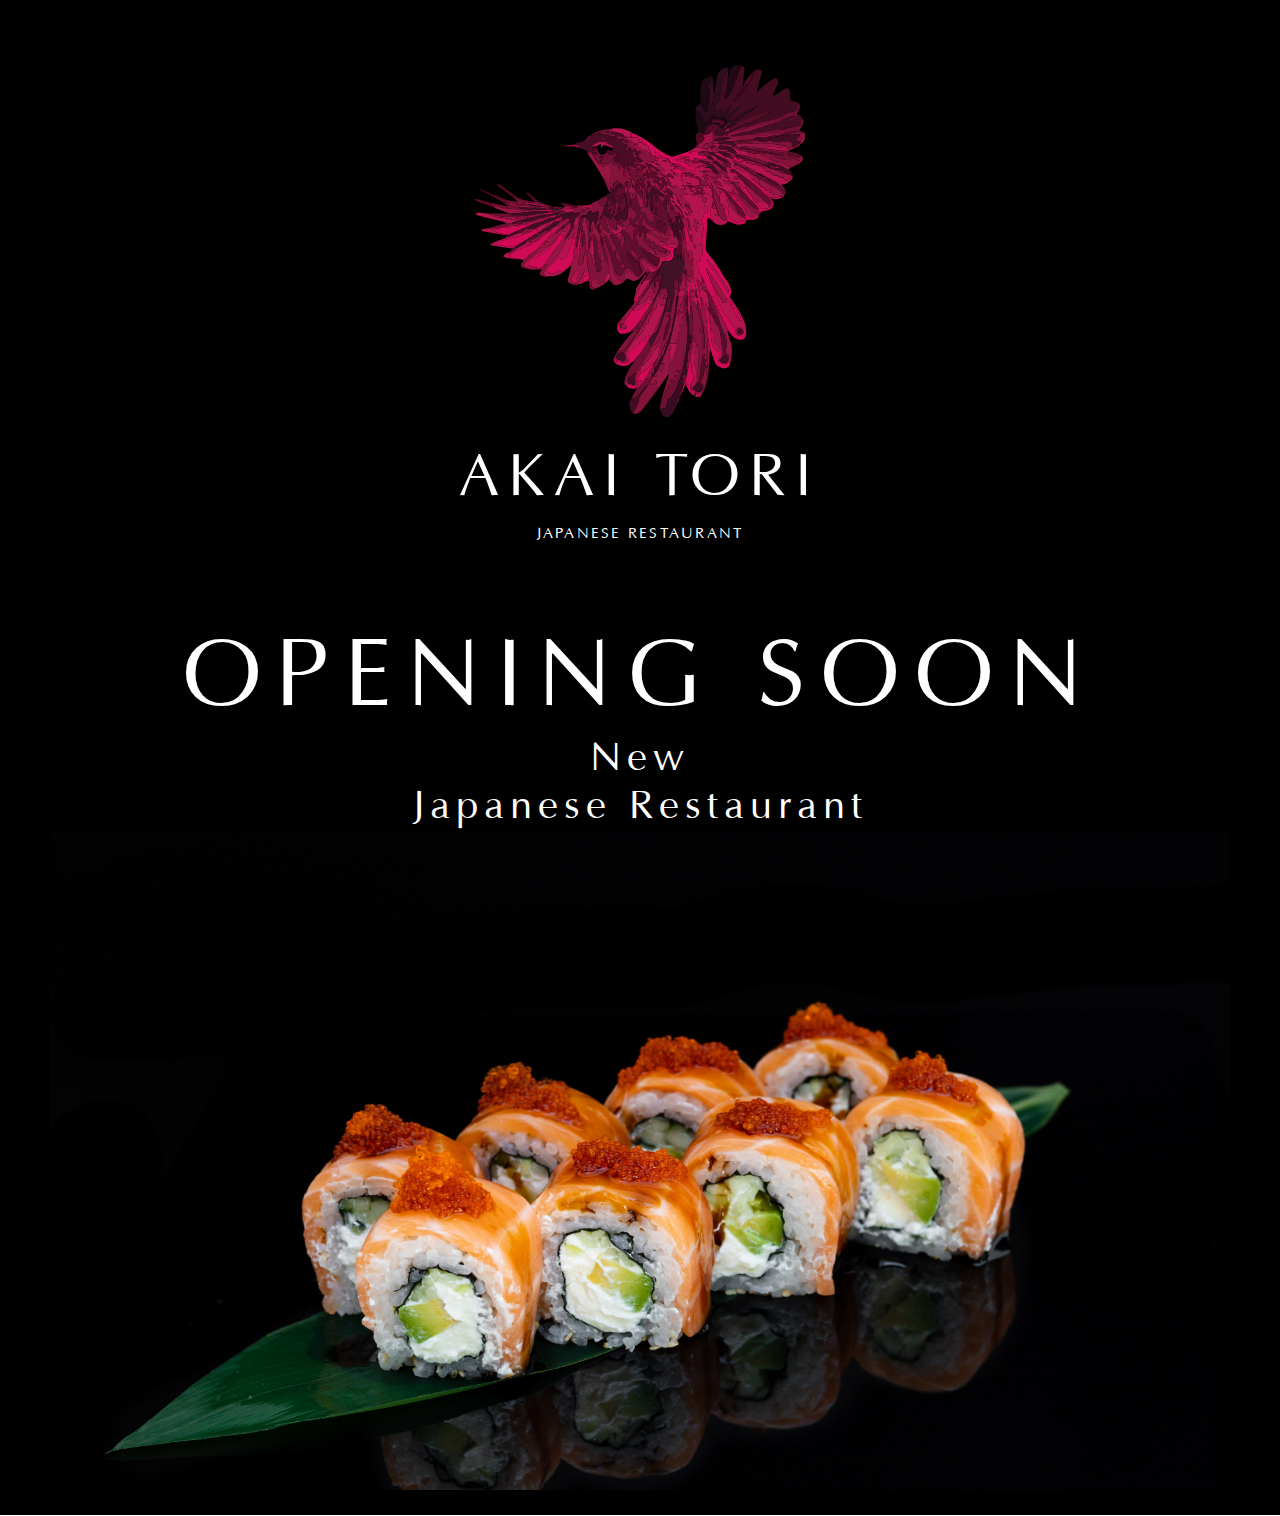
<file: open soon.html>
<!DOCTYPE html>
<html lang="en">
  <head>
    <meta charset="UTF-8" />
    <meta name="viewport" content="width=device-width, initial-scale=1.0" />
    <title>AKAI TORI</title>
    <link
      rel="shortcut icon"
      href="./images/favicon.png"
      type="image/png"
    />
    <!-- <link
      rel="stylesheet"
      href="https://cdnjs.cloudflare.com/ajax/libs/modern-normalize/1.0.0/modern-normalize.min.css"
      integrity="sha512-ISS7cAi1PEhQ8jnbJpJZMd29NlhNj4AWYyLOSp2CE/CsHxTCu+r+t0D2yoJudVrd0/8fTVPUVDzY5Tvli75u/g=="
      crossorigin="anonymous"
    /> -->
    <link rel="stylesheet" href="./sass/fonts/Optima/stylesheet.css" />
    <!-- <link
      rel="stylesheet"
      href="https://cdnjs.cloudflare.com/ajax/libs/animate.css/4.1.1/animate.min.css"
    /> -->
    <!-- <link rel="stylesheet" href="./sass/slick.css" />
    <link rel="stylesheet" href="./sass/slick-theme.css" /> -->
    <link rel="stylesheet" href="./sass/main.css" />
  </head>

  <body class="page home-page">
    <header>
    </header>
    <body>
      <section class="opening-soon">
        <div class="container">
          <img src="./images/logo.svg" alt="AKAI TORI logo" class="main-logo">
          <h1>AKAI TORI</h1>
          <h2>Japanese restaurant</h2>
          <h3>Opening soon</h3>
          <p class="new">New</p>
          <p class="restaurant">Japanese Restaurant</p>
          <img src="./images/opening-soon.png" alt="Philadelphia">
        </div>
      </section>
    </body>
    <footer>
    </footer>

  </head>
    <script src="//code.jquery.com/jquery-3.4.1.min.js"></script>
    <!-- <script src="./js/slick.min.js"></script> -->
    <script src="./js/index.js"></script>
  </body>
</html>
</file>
<file: sass/fonts/Optima/stylesheet.css>
@font-face {
    font-family: 'Optima';
    src: url('Optima.eot');
    src: url('Optima.eot?#iefix') format('embedded-opentype'),
        url('Optima.woff2') format('woff2'),
        url('Optima.ttf') format('truetype');
    font-weight: normal;
    font-style: normal;
    font-display: swap;
}
</file>
<file: sass/main.css>
*,
*::before,
*::after {
  -webkit-box-sizing: border-box;
          box-sizing: border-box;
}

/**
Use a more readable tab size (opinionated).
*/
:root {
  -moz-tab-size: 4;
  -o-tab-size: 4;
     tab-size: 4;
}

/**
1. Correct the line height in all browsers.
2. Prevent adjustments of font size after orientation changes in iOS.
*/
html {
  line-height: 1.15;
  /* 1 */
  -webkit-text-size-adjust: 100%;
  /* 2 */
}

/*
Sections
========
*/
/**
Remove the margin in all browsers.
*/
body {
  margin: 0;
}

/**
Improve consistency of default fonts in all browsers. (https://github.com/sindresorhus/modern-normalize/issues/3)
*/
body {
  font-family: system-ui, -apple-system, "Segoe UI", Roboto, Helvetica, Arial, sans-serif, "Apple Color Emoji", "Segoe UI Emoji";
}

/*
Grouping content
================
*/
/**
1. Add the correct height in Firefox.
2. Correct the inheritance of border color in Firefox. (https://bugzilla.mozilla.org/show_bug.cgi?id=190655)
*/
hr {
  height: 0;
  /* 1 */
  color: inherit;
  /* 2 */
}

/*
Text-level semantics
====================
*/
/**
Add the correct text decoration in Chrome, Edge, and Safari.
*/
abbr[title] {
  -webkit-text-decoration: underline dotted;
          text-decoration: underline dotted;
}

/**
Add the correct font weight in Edge and Safari.
*/
b,
strong {
  font-weight: bolder;
}

/**
1. Improve consistency of default fonts in all browsers. (https://github.com/sindresorhus/modern-normalize/issues/3)
2. Correct the odd 'em' font sizing in all browsers.
*/
code,
kbd,
samp,
pre {
  font-family: ui-monospace, SFMono-Regular, Consolas, 'Liberation Mono', Menlo, monospace;
  /* 1 */
  font-size: 1em;
  /* 2 */
}

/**
Add the correct font size in all browsers.
*/
small {
  font-size: 80%;
}

/**
Prevent 'sub' and 'sup' elements from affecting the line height in all browsers.
*/
sub,
sup {
  font-size: 75%;
  line-height: 0;
  position: relative;
  vertical-align: baseline;
}

sub {
  bottom: -0.25em;
}

sup {
  top: -0.5em;
}

/*
Tabular data
============
*/
/**
1. Remove text indentation from table contents in Chrome and Safari. (https://bugs.chromium.org/p/chromium/issues/detail?id=999088, https://bugs.webkit.org/show_bug.cgi?id=201297)
2. Correct table border color inheritance in all Chrome and Safari. (https://bugs.chromium.org/p/chromium/issues/detail?id=935729, https://bugs.webkit.org/show_bug.cgi?id=195016)
*/
table {
  text-indent: 0;
  /* 1 */
  border-color: inherit;
  /* 2 */
}

/*
Forms
=====
*/
/**
1. Change the font styles in all browsers.
2. Remove the margin in Firefox and Safari.
*/
button,
input,
optgroup,
select,
textarea {
  font-family: inherit;
  /* 1 */
  font-size: 100%;
  /* 1 */
  line-height: 1.15;
  /* 1 */
  margin: 0;
  /* 2 */
}

/**
Remove the inheritance of text transform in Edge and Firefox.
1. Remove the inheritance of text transform in Firefox.
*/
button,
select {
  /* 1 */
  text-transform: none;
}

/**
Correct the inability to style clickable types in iOS and Safari.
*/
button,
[type='button'],
[type='reset'],
[type='submit'] {
  -webkit-appearance: button;
}

/**
Remove the inner border and padding in Firefox.
*/
::-moz-focus-inner {
  border-style: none;
  padding: 0;
}

/**
Restore the focus styles unset by the previous rule.
*/
:-moz-focusring {
  outline: 1px dotted ButtonText;
}

/**
Remove the additional ':invalid' styles in Firefox.
See: https://github.com/mozilla/gecko-dev/blob/2f9eacd9d3d995c937b4251a5557d95d494c9be1/layout/style/res/forms.css#L728-L737
*/
:-moz-ui-invalid {
  box-shadow: none;
}

/**
Remove the padding so developers are not caught out when they zero out 'fieldset' elements in all browsers.
*/
legend {
  padding: 0;
}

/**
Add the correct vertical alignment in Chrome and Firefox.
*/
progress {
  vertical-align: baseline;
}

/**
Correct the cursor style of increment and decrement buttons in Safari.
*/
::-webkit-inner-spin-button,
::-webkit-outer-spin-button {
  height: auto;
}

/**
1. Correct the odd appearance in Chrome and Safari.
2. Correct the outline style in Safari.
*/
[type='search'] {
  -webkit-appearance: textfield;
  /* 1 */
  outline-offset: -2px;
  /* 2 */
}

/**
Remove the inner padding in Chrome and Safari on macOS.
*/
::-webkit-search-decoration {
  -webkit-appearance: none;
}

/**
1. Correct the inability to style clickable types in iOS and Safari.
2. Change font properties to 'inherit' in Safari.
*/
::-webkit-file-upload-button {
  -webkit-appearance: button;
  /* 1 */
  font: inherit;
  /* 2 */
}

/*
Interactive
===========
*/
/*
Add the correct display in Chrome and Safari.
*/
summary {
  display: list-item;
}

.fixed-main-button, .fixed-hided-button, .mobile-deliver-button, .deliver__button, .filter__button {
  border-radius: 10px;
  padding: 7px 20px;
}

.fixed-main-button:hover, .fixed-hided-button:hover, .mobile-deliver-button:hover, .deliver__button:hover, .filter__button:hover {
  opacity: 0.8;
  -webkit-transition: .3s ease-in-out;
  transition: .3s ease-in-out;
}

.fixed-buttons {
  position: fixed;
  right: 10px;
  bottom: 5%;
  display: -webkit-box;
  display: -ms-flexbox;
  display: flex;
  -webkit-box-orient: vertical;
  -webkit-box-direction: reverse;
      -ms-flex-direction: column-reverse;
          flex-direction: column-reverse;
}

.fixed-buttons a {
  cursor: pointer;
}

.hided-buttons {
  display: none;
  -webkit-box-orient: vertical;
  -webkit-box-direction: normal;
      -ms-flex-direction: column;
          flex-direction: column;
  gap: 5px;
  margin-bottom: 5px;
}

@media screen and (min-width: 1220px) {
  .hided-buttons {
    right: 3%;
    gap: 10px;
    margin-bottom: 10px;
  }
}

.hided-buttons li {
  margin-top: 10px;
}

.fixed-main-button {
  font-family: Optima;
  font-size: 24px;
  line-height: 29px;
  font-weight: 400;
  letter-spacing: 0.15em;
  text-transform: uppercase;
  color: #ffffff;
  font-family: Optima;
  font-weight: 400;
  letter-spacing: 0.15em;
  text-transform: uppercase;
  color: #ffffff;
  font-size: 14px;
  line-height: 16px;
  text-align: center;
  background-color: #7F0E36;
  max-width: 100px;
}

@media screen and (min-width: 1220px) {
  .fixed-main-button {
    font-weight: 700;
  }
}

.fixed-hided-button {
  font-family: Optima;
  font-size: 24px;
  line-height: 29px;
  font-weight: 400;
  letter-spacing: 0.15em;
  text-transform: uppercase;
  color: #ffffff;
  font-family: Optima;
  font-weight: 400;
  letter-spacing: 0.15em;
  text-transform: uppercase;
  color: #000000;
  font-size: 14px;
  line-height: 16px;
  text-align: center;
  background-color: #ffffff;
  max-width: 100px;
}

@media screen and (min-width: 1220px) {
  .fixed-hided-button {
    font-weight: 700;
  }
}

@-webkit-keyframes rotateMenu {
  0% {
    -webkit-transform: rotateX(-90deg);
            transform: rotateX(-90deg);
  }
  70% {
    -webkit-transform: rotateX(20deg);
            transform: rotateX(20deg);
  }
  100% {
    -webkit-transform: rotateX(0deg);
            transform: rotateX(0deg);
  }
}

@keyframes rotateMenu {
  0% {
    -webkit-transform: rotateX(-90deg);
            transform: rotateX(-90deg);
  }
  70% {
    -webkit-transform: rotateX(20deg);
            transform: rotateX(20deg);
  }
  100% {
    -webkit-transform: rotateX(0deg);
            transform: rotateX(0deg);
  }
}

html {
  -webkit-box-sizing: border-box;
          box-sizing: border-box;
  scroll-behavior: smooth;
}

*,
::before,
::after {
  -webkit-box-sizing: inherit;
          box-sizing: inherit;
}

body {
  margin: 0;
  background-color: #ffffff;
  position: relative;
  letter-spacing: 0.03em;
}

.page {
  position: relative;
}

a {
  text-decoration: none;
  display: inline-block;
  cursor: pointer;
}

button {
  cursor: pointer;
}

a:visited {
  text-decoration: none;
}

ul,
li,
a {
  margin: 0;
  padding: 0;
  color: inherit;
  font-style: inherit;
}

h1,
h2,
h3,
h4,
h5,
p {
  margin: 0;
  font-family: inherit;
  letter-spacing: 0.15em;
}

li {
  list-style-type: none;
}

img {
  height: auto;
  max-width: 100%;
}

.flex {
  display: -webkit-box;
  display: -ms-flexbox;
  display: flex;
  -webkit-box-pack: justify;
      -ms-flex-pack: justify;
          justify-content: space-between;
  -webkit-box-orient: vertical;
  -webkit-box-direction: normal;
      -ms-flex-direction: column;
          flex-direction: column;
}

@media screen and (min-width: 768px) {
  .flex {
    -ms-flex-pack: distribute;
        justify-content: space-around;
    -webkit-box-orient: horizontal;
    -webkit-box-direction: normal;
        -ms-flex-direction: row;
            flex-direction: row;
  }
}

.flex .first-column {
  max-width: 780%;
  display: -webkit-box;
  display: -ms-flexbox;
  display: flex;
  -ms-flex-item-align: start;
      align-self: start;
  margin-bottom: 44px;
}

@media screen and (min-width: 768px) {
  .flex .first-column {
    margin-bottom: 0;
    -ms-flex-preferred-size: 35%;
        flex-basis: 35%;
  }
}

.flex .second-column {
  max-width: 80%;
  display: -webkit-box;
  display: -ms-flexbox;
  display: flex;
  -ms-flex-item-align: end;
      align-self: end;
}

@media screen and (min-width: 768px) {
  .flex .second-column {
    -ms-flex-item-align: center;
        -ms-grid-row-align: center;
        align-self: center;
    -ms-flex-preferred-size: 35%;
        flex-basis: 35%;
  }
}

.mobile-only {
  display: block;
}

@media screen and (min-width: 768px) {
  .mobile-only {
    display: none;
  }
}

.tablet-only {
  display: none;
}

@media screen and (min-width: 768px) {
  .tablet-only {
    display: block;
  }
}

.hided {
  position: absolute;
  width: 1px;
  height: 1px;
  margin: -1px;
  border: 0;
  padding: 0;
  white-space: nowrap;
  -webkit-clip-path: inset(100%);
          clip-path: inset(100%);
  clip: rect(0 0 0 0);
  overflow: hidden;
}

.container {
  max-width: 100%;
  margin: 0 auto;
  padding: 0 16px;
}

@media screen and (min-width: 768px) {
  .container {
    padding: 0 20px;
    max-width: 768px;
  }
}

@media screen and (min-width: 1220px) {
  .container {
    max-width: 1220px;
  }
}

header {
  background-color: #000000;
  position: fixed;
  top: 0;
  left: 0;
  width: 100vw;
  z-index: 150;
}

header .container {
  padding: 0;
}

@media screen and (max-width: 1023px) {
  header .container {
    display: none;
  }
}

header .header-list {
  display: -webkit-box;
  display: -ms-flexbox;
  display: flex;
  -webkit-box-pack: justify;
      -ms-flex-pack: justify;
          justify-content: space-between;
  -webkit-box-align: center;
      -ms-flex-align: center;
          align-items: center;
  -webkit-box-orient: horizontal;
  -webkit-box-direction: normal;
      -ms-flex-direction: row;
          flex-direction: row;
}

header .header-list li {
  -ms-flex-preferred-size: 33%;
      flex-basis: 33%;
}

header nav {
  display: -webkit-box;
  display: -ms-flexbox;
  display: flex;
  -webkit-box-pack: end;
      -ms-flex-pack: end;
          justify-content: flex-end;
  -webkit-box-align: center;
      -ms-flex-align: center;
          align-items: center;
  -webkit-box-orient: horizontal;
  -webkit-box-direction: normal;
      -ms-flex-direction: row;
          flex-direction: row;
  -webkit-animation: growDown 200ms ease-in-out forwards;
          animation: growDown 200ms ease-in-out forwards;
}

header nav a:hover {
  opacity: 0.8;
  -webkit-transition: .3s ease-in-out;
  transition: .3s ease-in-out;
}

.nav-link {
  font-family: Optima;
  font-weight: 400;
  font-size: 20px;
  line-height: 24px;
  color: #ffffff;
  text-transform: uppercase;
}

.nav-link:not(:last-child) {
  margin-right: 40px;
}

.mobile-header {
  display: -webkit-box;
  display: -ms-flexbox;
  display: flex;
  -webkit-box-orient: horizontal;
  -webkit-box-direction: normal;
      -ms-flex-direction: row;
          flex-direction: row;
  -webkit-box-pack: justify;
      -ms-flex-pack: justify;
          justify-content: space-between;
  -webkit-box-align: center;
      -ms-flex-align: center;
          align-items: center;
  color: #000000;
}

@media screen and (min-width: 1023px) {
  .mobile-header {
    display: none;
  }
}

.mobile-nav-list {
  display: -webkit-box;
  display: -ms-flexbox;
  display: flex;
  -webkit-box-orient: vertical;
  -webkit-box-direction: normal;
      -ms-flex-direction: column;
          flex-direction: column;
  gap: 25px;
}

.mobile-nav-link {
  font-family: Optima;
  font-weight: 400;
  font-size: 20px;
  line-height: 24px;
  color: #ffffff;
  text-transform: uppercase;
}

.mobile-text {
  margin-top: 35px;
  margin-bottom: 20px;
  font-family: Optima;
  font-size: 15px;
  line-height: 18px;
  color: #ffffff;
}

@media screen and (min-width: 1220px) {
  .mobile-text {
    font-size: 16px;
    line-height: 20px;
  }
}

.mobile-buttons-list {
  margin-top: 20px;
  -webkit-box-orient: unset;
  -webkit-box-direction: unset;
      -ms-flex-direction: unset;
          flex-direction: unset;
  -ms-flex-wrap: wrap;
      flex-wrap: wrap;
  display: -webkit-box;
  display: -ms-flexbox;
  display: flex;
  -webkit-box-pack: center;
      -ms-flex-pack: center;
          justify-content: center;
  gap: 12px;
}

.mobile-deliver-button {
  font-family: Optima;
  font-size: 24px;
  line-height: 29px;
  font-weight: 400;
  letter-spacing: 0.15em;
  text-transform: uppercase;
  color: #ffffff;
  width: 155px;
  background-color: #ffffff;
  color: #000000;
  font-weight: 700;
  font-size: 18px;
  text-align: center;
}

@media screen and (min-width: 1220px) {
  .mobile-deliver-button {
    font-weight: 700;
  }
}

@media screen and (min-width: 1220px) {
  .mobile-deliver-button {
    width: 181px;
  }
}

.main-logo {
  width: 220px;
  display: block;
  margin: 0 auto;
}

@media screen and (min-width: 1024px) {
  .main-logo {
    width: 330px;
  }
}

.mobile-header {
  padding-right: 20px;
  padding-left: 20px;
}

.mobile-header-logo {
  width: 60px;
  margin-top: 12px;
  margin-bottom: 12px;
}

.desktop-header-logo {
  width: 110px;
  margin-top: 10px;
  margin-bottom: 10px;
}

.header-site-name {
  display: -webkit-box;
  display: -ms-flexbox;
  display: flex;
  -webkit-box-orient: vertical;
  -webkit-box-direction: normal;
      -ms-flex-direction: column;
          flex-direction: column;
  -webkit-box-pack: center;
      -ms-flex-pack: center;
          justify-content: center;
  text-align: center;
}

.header-site-name h1 {
  font-family: Optima;
  font-weight: 400;
  font-size: 28px;
  line-height: 30px;
  color: #ffffff;
}

@media screen and (min-width: 1220px) {
  .header-site-name h1 {
    font-size: 60px;
    line-height: 72px;
  }
}

.header-site-name h2 {
  font-size: 10px;
  line-height: 18px;
  font-weight: 500;
  font-family: Optima;
  color: #ffffff;
  text-transform: uppercase;
}

@media screen and (min-width: 1220px) {
  .header-site-name h2 {
    font-size: 15px;
    line-height: 20px;
  }
}

.mobile-menu {
  padding: 35px 20px 20px 20px;
  display: none;
  position: fixed;
  height: 110vh;
  width: 100vw;
  top: 0;
  left: 0;
  background-color: #000000;
  color: #ffffff;
  z-index: 999;
  -webkit-animation-duration: 250ms;
          animation-duration: 250ms;
  overflow: auto;
}

.mobile-menu .contact-information {
  margin-top: 35px;
}

.active {
  display: block;
}

.img-wrapper {
  display: -webkit-box;
  display: -ms-flexbox;
  display: flex;
  -webkit-box-pack: end;
      -ms-flex-pack: end;
          justify-content: end;
}

.img-wrapper img {
  margin-right: 10px;
}

footer {
  background-color: #000000;
  border-top: 1px solid #ffffff;
}

footer .flex {
  margin-top: 53px;
  -webkit-box-pack: justify;
      -ms-flex-pack: justify;
          justify-content: space-between;
  -webkit-box-align: center;
      -ms-flex-align: center;
          align-items: center;
}

@media screen and (min-width: 768px) {
  footer .flex {
    margin-top: 70px;
    gap: 10%;
  }
}

footer .map-wrapper {
  max-width: 100%;
}

@media screen and (min-width: 768px) {
  footer .map-wrapper {
    -webkit-box-ordinal-group: 3;
        -ms-flex-order: 2;
            order: 2;
  }
}

footer .footer-wrapper {
  padding-top: 30px;
  padding-bottom: 50px;
}

@media screen and (min-width: 768px) {
  footer .footer-wrapper {
    padding-top: 80px;
    padding-bottom: 120px;
  }
}

footer .footer-wrapper h1 {
  margin-top: 25px;
  margin-bottom: 5px;
  font-family: Optima;
  font-weight: 400;
  font-size: 28px;
  line-height: 30px;
  color: #ffffff;
  text-align: center;
}

@media screen and (min-width: 1220px) {
  footer .footer-wrapper h1 {
    font-size: 60px;
    line-height: 72px;
  }
}

@media screen and (min-width: 768px) {
  footer .footer-wrapper h1 {
    margin-bottom: 10px;
  }
}

footer .footer-wrapper h2 {
  font-size: 10px;
  line-height: 18px;
  font-weight: 500;
  font-family: Optima;
  color: #ffffff;
  text-transform: uppercase;
  text-align: center;
  font-size: 8px;
}

@media screen and (min-width: 1220px) {
  footer .footer-wrapper h2 {
    font-size: 15px;
    line-height: 20px;
  }
}

.contact-information {
  color: #ffffff;
  display: -webkit-box;
  display: -ms-flexbox;
  display: flex;
  -webkit-box-orient: vertical;
  -webkit-box-direction: normal;
      -ms-flex-direction: column;
          flex-direction: column;
  text-align: center;
}

@media screen and (max-width: 768px) {
  .contact-information {
    margin-top: 32px;
  }
}

.contact-information a, .contact-information p {
  font-family: Optima;
  font-size: 15px;
  line-height: 18px;
  font-weight: 400;
  letter-spacing: 0.15em;
}

@media screen and (min-width: 1220px) {
  .contact-information a, .contact-information p {
    font-size: 24px;
    line-height: 29px;
  }
}

.contact-information a:hover, .contact-information p:hover {
  opacity: 0.8;
  -webkit-transition: .3s ease-in-out;
  transition: .3s ease-in-out;
}

.contact-information .socials-list {
  display: -webkit-box;
  display: -ms-flexbox;
  display: flex;
  -webkit-box-orient: horizontal;
  -webkit-box-direction: normal;
      -ms-flex-direction: row;
          flex-direction: row;
  -webkit-box-pack: center;
      -ms-flex-pack: center;
          justify-content: center;
  gap: 19px;
  margin-bottom: 21px;
}

.contact-information .contact-list {
  display: -webkit-box;
  display: -ms-flexbox;
  display: flex;
  -webkit-box-orient: vertical;
  -webkit-box-direction: normal;
      -ms-flex-direction: column;
          flex-direction: column;
  -webkit-box-pack: center;
      -ms-flex-pack: center;
          justify-content: center;
  gap: 10px;
}

.contact-information .contact-text {
  text-align: center;
  margin-bottom: 8px;
}

.contact-information .contact-text:first-of-type {
  margin-top: 25px;
}

@media screen and (min-width: 768px) {
  .contact-information .contact-text:first-of-type {
    margin-top: 35px;
  }
}

.contact-information .contact-link:hover,
.contact-information .contact-text:hover {
  opacity: 0.8;
  -webkit-transition: .3s ease-in-out;
  transition: .3s ease-in-out;
}

.social-link:nth-of-type(3) {
  margin-top: 20px;
}

@media screen and (min-width: 768px) {
  .social-link:nth-of-type(3) {
    margin-top: 30px;
  }
}

.social-link__icon {
  fill: #ffffff;
}

.opening-soon {
  background-color: #000000;
  padding-top: 15px;
  padding-bottom: 20px;
}

@media screen and (min-width: 768px) {
  .opening-soon {
    padding-top: 65px;
  }
}

.opening-soon h1 {
  margin-top: 25px;
  margin-bottom: 5px;
  font-family: Optima;
  font-weight: 400;
  font-size: 28px;
  line-height: 30px;
  color: #ffffff;
  text-align: center;
}

@media screen and (min-width: 1220px) {
  .opening-soon h1 {
    font-size: 60px;
    line-height: 72px;
  }
}

@media screen and (min-width: 768px) {
  .opening-soon h1 {
    margin-bottom: 10px;
  }
}

.opening-soon h2 {
  margin-bottom: 50px;
  font-size: 10px;
  line-height: 18px;
  font-weight: 500;
  font-family: Optima;
  color: #ffffff;
  text-transform: uppercase;
  text-align: center;
  font-size: 8px;
}

@media screen and (min-width: 1220px) {
  .opening-soon h2 {
    font-size: 15px;
    line-height: 20px;
  }
}

@media screen and (min-width: 768px) {
  .opening-soon h2 {
    margin-bottom: 75px;
  }
}

.opening-soon h3 {
  font-family: Optima;
  font-weight: 400;
  font-size: 28px;
  line-height: 30px;
  color: #ffffff;
  font-size: 40px;
  font-weight: 400;
  line-height: 48px;
  text-transform: uppercase;
  text-align: center;
}

@media screen and (min-width: 1220px) {
  .opening-soon h3 {
    font-size: 60px;
    line-height: 72px;
  }
}

@media screen and (min-width: 768px) {
  .opening-soon h3 {
    font-size: 96px;
    line-height: 116px;
  }
}

.opening-soon p {
  font-family: Optima;
  font-family: Optima;
  font-size: 15px;
  line-height: 18px;
  color: #ffffff;
  text-align: center;
  font-size: 26px;
  line-height: 36px;
}

@media screen and (min-width: 1220px) {
  .opening-soon p {
    font-size: 16px;
    line-height: 20px;
  }
}

@media screen and (min-width: 768px) {
  .opening-soon p {
    font-size: 40px;
    line-height: 48px;
  }
}

.hero-section {
  margin-top: 30px;
  height: 580px;
  background-image: url("../images/hero-mobile.png");
  background-size: cover;
  background-repeat: no-repeat;
  background-position: 50% 50%;
}

@media screen and (min-width: 768px) {
  .hero-section {
    background-position: 50% 0%;
    background-size: contain;
    height: 850px;
    background-image: url("../images/hero-section.png");
  }
}

@media screen and (min-width: 1500px) {
  .hero-section {
    background-size: cover;
  }
}

@media screen and (min-width: 2200px) {
  .hero-section {
    height: 1250px;
    background-position: center;
  }
}

.offer-section {
  background-color: #ffffff;
  color: #000000;
  padding-top: 50px;
  padding-bottom: 50px;
}

@media screen and (min-width: 768px) {
  .offer-section {
    padding-top: 102px;
    padding-bottom: 124px;
  }
}

.offer-section h3 {
  margin-bottom: 20px;
  font-family: Optima;
  font-size: 24px;
  line-height: 29px;
  color: #ffffff;
  text-transform: uppercase;
}

@media screen and (min-width: 1220px) {
  .offer-section h3 {
    font-size: 48px;
    line-height: 58px;
  }
}

.offer-section h3, .offer-section h4 {
  color: #000000;
  text-align: center;
}

.offer-section h4 {
  font-family: Optima;
  font-size: 24px;
  line-height: 29px;
  font-weight: 700;
  text-transform: uppercase;
}

@media screen and (min-width: 1220px) {
  .offer-section h4 {
    font-size: 40px;
    line-height: 48px;
  }
}

.offer-section p {
  font-family: Optima;
  font-size: 15px;
  line-height: 18px;
  color: #ffffff;
  color: #000000;
  text-align: center;
}

@media screen and (min-width: 1220px) {
  .offer-section p {
    font-size: 16px;
    line-height: 20px;
  }
}

.offer-section .description {
  padding-right: 20px;
  padding-left: 20px;
  margin: 0 auto;
}

@media screen and (min-width: 768px) {
  .offer-section .description {
    padding-right: 0;
    padding-left: 0;
    max-width: 65%;
  }
}

.offer-section .food-list {
  margin-top: 50px;
  -webkit-box-align: baseline;
      -ms-flex-align: baseline;
          align-items: baseline;
}

.offer-section .list-item {
  display: -webkit-box;
  display: -ms-flexbox;
  display: flex;
  -webkit-box-orient: vertical;
  -webkit-box-direction: normal;
      -ms-flex-direction: column;
          flex-direction: column;
  -webkit-box-pack: center;
      -ms-flex-pack: center;
          justify-content: center;
  -webkit-box-align: center;
      -ms-flex-align: center;
          align-items: center;
}

@media screen and (max-width: 768px) {
  .offer-section .list-item {
    margin-top: 15px;
  }
}

.offer-section .list-item img {
  margin-bottom: 10px;
}

.offer-section .list-item h4 {
  margin-bottom: 12px;
}

.offer-section .list-item p {
  max-width: 70%;
}

@media screen and (max-width: 768px) {
  .offer-section .list-item:nth-of-type(1) img {
    margin-left: 20px;
  }
}

@media screen and (max-width: 768px) {
  .offer-section .list-item:nth-of-type(3) img {
    margin-top: 30px;
  }
}

.section-take-food {
  background-color: #000000;
}

.section-take-food .flex {
  -webkit-box-pack: center;
      -ms-flex-pack: center;
          justify-content: center;
}

.section-take-food .image-wrapper {
  -ms-flex-preferred-size: 50%;
      flex-basis: 50%;
}

.section-take-food .take-any-food {
  -ms-flex-preferred-size: 50%;
      flex-basis: 50%;
  display: -webkit-box;
  display: -ms-flexbox;
  display: flex;
  -webkit-box-orient: vertical;
  -webkit-box-direction: normal;
      -ms-flex-direction: column;
          flex-direction: column;
  -webkit-box-pack: center;
      -ms-flex-pack: center;
          justify-content: center;
  text-align: left;
  padding-right: 11%;
  padding-left: 11%;
  padding-top: unset;
}

@media screen and (max-width: 768px) {
  .section-take-food .take-any-food {
    padding-top: 43px;
    padding-bottom: 36px;
  }
}

@media screen and (min-width: 1220px) {
  .section-take-food .take-any-food {
    padding-left: 65px;
    padding-right: 25px;
    max-width: 550px;
  }
}

.section-take-food .take-any-food h3 {
  font-family: Optima;
  font-size: 24px;
  line-height: 29px;
  color: #ffffff;
  text-transform: uppercase;
  margin-bottom: 12px;
}

@media screen and (min-width: 1220px) {
  .section-take-food .take-any-food h3 {
    font-size: 48px;
    line-height: 58px;
  }
}

@media screen and (min-width: 768px) {
  .section-take-food .take-any-food h3 {
    margin-bottom: 50px;
  }
}

.section-take-food .take-any-food p {
  font-family: Optima;
  color: #ffffff;
  font-size: 15px;
  line-height: 18px;
  font-weight: 400;
}

@media screen and (min-width: 1220px) {
  .section-take-food .take-any-food p {
    font-size: 24px;
    line-height: 29px;
  }
}

.section-take-food .take-any-food a {
  margin-top: 15px;
  padding: 5px 10px;
  border: 1px solid #ffffff;
  text-align: center;
  color: #ffffff;
}

.section-take-food .take-any-food .deliver__button {
  color: #000000;
}

.section-take-food .take-any-food .deliver__list > li {
  margin: 0 auto;
}

.section-our-story {
  background-color: #ffffff;
}

.section-our-story .container {
  position: relative;
}

.section-our-story h3 {
  font-family: Optima;
  font-size: 24px;
  line-height: 29px;
  color: #ffffff;
  text-transform: uppercase;
  color: #000000;
  text-align: center;
}

@media screen and (min-width: 1220px) {
  .section-our-story h3 {
    font-size: 48px;
    line-height: 58px;
  }
}

.section-our-story .heading-wrapper {
  padding-bottom: 50px;
  padding-top: 84px;
  background-image: url("../images/hand.svg");
  background-size: auto;
  background-repeat: no-repeat;
  background-position: 50% 50%;
}

@media screen and (min-width: 768px) {
  .section-our-story .heading-wrapper {
    padding-bottom: 105px;
    padding-top: 150px;
  }
}

.section-our-story .slick-slide {
  margin-left: 15px;
  max-width: 100%;
}

@media screen and (max-width: 768px) {
  .section-our-story .slick-slide {
    margin-left: 30px;
    margin-right: 30px;
  }
}

.section-our-story .carousel-item h4 {
  margin-top: 30px;
  margin-bottom: 6px;
  font-family: Optima;
  font-size: 24px;
  line-height: 29px;
  font-weight: 700;
  text-transform: uppercase;
}

@media screen and (min-width: 1220px) {
  .section-our-story .carousel-item h4 {
    font-size: 40px;
    line-height: 48px;
  }
}

@media screen and (min-width: 768px) {
  .section-our-story .carousel-item h4 {
    margin-top: 16px;
    margin-bottom: 16px;
  }
}

.section-our-story .carousel-item img {
  width: 100%;
}

.carousel-buttons {
  display: -webkit-box;
  display: -ms-flexbox;
  display: flex;
  -webkit-box-pack: justify;
      -ms-flex-pack: justify;
          justify-content: space-between;
  position: absolute;
  bottom: 18%;
  right: 0;
  width: 100%;
  padding-right: 10px;
  padding-left: 10px;
}

@media screen and (min-width: 1220px) {
  .carousel-buttons {
    padding-right: 0;
    right: -3px;
  }
}

.carousel-buttons img {
  cursor: pointer;
}

.card-description {
  font-family: Optima;
  font-size: 15px;
  line-height: 18px;
  color: #ffffff;
  color: #000000;
}

@media screen and (min-width: 1220px) {
  .card-description {
    font-size: 16px;
    line-height: 20px;
  }
}

.section-food-carousel {
  margin-top: 50px;
}

@media screen and (min-width: 768px) {
  .section-food-carousel {
    margin-top: 76px;
  }
}

.food-carousel .slick-slide {
  margin: 0;
  margin-right: 1px;
}

.food-carousel li, .food-carousel img {
  padding: 0;
  margin: 0;
}

.menu-section {
  background-color: #000000;
  padding-top: 100px;
  padding-bottom: 400px;
}

.deliver {
  text-align: center;
  margin-bottom: 110px;
}

@media screen and (max-width: 767px) {
  .deliver {
    max-width: 350px;
    margin-right: auto;
    margin-left: auto;
    margin-bottom: 55px;
  }
}

.deliver__heading {
  font-family: Optima;
  font-size: 24px;
  line-height: 29px;
  color: #ffffff;
  text-transform: uppercase;
  margin-bottom: 25px;
}

@media screen and (min-width: 1220px) {
  .deliver__heading {
    font-size: 48px;
    line-height: 58px;
  }
}

.deliver__list {
  margin-top: 15px;
  display: -webkit-box;
  display: -ms-flexbox;
  display: flex;
  -webkit-box-orient: vertical;
  -webkit-box-direction: normal;
      -ms-flex-direction: column;
          flex-direction: column;
  -webkit-box-pack: center;
      -ms-flex-pack: center;
          justify-content: center;
  -ms-flex-wrap: wrap;
      flex-wrap: wrap;
  gap: 12px;
}

@media screen and (min-width: 768px) {
  .deliver__list {
    -webkit-box-orient: horizontal;
    -webkit-box-direction: normal;
        -ms-flex-direction: row;
            flex-direction: row;
    margin-top: 25px;
  }
}

.deliver__item {
  margin: 0 auto;
}

.deliver__item:not(:last-child) {
  margin-bottom: 20px;
}

@media screen and (min-width: 1220px) {
  .deliver__item:not(:last-child) {
    margin-bottom: 0;
    margin-right: 20px;
  }
}

.deliver__button {
  font-family: Optima;
  font-size: 24px;
  line-height: 29px;
  font-weight: 400;
  letter-spacing: 0.15em;
  text-transform: uppercase;
  color: #ffffff;
  max-width: 155px;
  background-color: #ffffff;
  color: #000000;
  font-weight: 700;
}

@media screen and (min-width: 1220px) {
  .deliver__button {
    font-weight: 700;
  }
}

@media screen and (min-width: 1220px) {
  .deliver__button {
    max-width: 195px;
  }
}

.filter {
  margin-bottom: 110px;
}

@media screen and (max-width: 767px) {
  .filter {
    max-width: 350px;
    margin-right: auto;
    margin-left: auto;
    margin-bottom: 30px;
  }
}

.filter__list {
  display: -webkit-box;
  display: -ms-flexbox;
  display: flex;
  -ms-flex-wrap: wrap;
      flex-wrap: wrap;
  margin-bottom: -17px;
  -webkit-box-pack: justify;
      -ms-flex-pack: justify;
          justify-content: space-between;
}

.filter__item {
  margin-bottom: 17px;
}

@media screen and (min-width: 1220px) {
  .filter__item {
    width: calc((100% - 17px * 4) / 5);
  }
}

.filter__button {
  font-family: Optima;
  font-size: 24px;
  line-height: 29px;
  font-weight: 400;
  letter-spacing: 0.15em;
  text-transform: uppercase;
  color: #ffffff;
  width: 155px;
  background-color: #000000;
  border: 1px solid #FFFFFF;
}

@media screen and (min-width: 1220px) {
  .filter__button {
    font-weight: 700;
  }
}

@media screen and (min-width: 1220px) {
  .filter__button {
    width: 100%;
  }
}

.filter__button:hover, .filter__button:focus {
  color: #AA0B4E;
}

@media screen and (min-width: 768px) {
  .product-gallery__list {
    display: -webkit-box;
    display: -ms-flexbox;
    display: flex;
    -ms-flex-wrap: wrap;
        flex-wrap: wrap;
    margin: -20px;
  }
}

.product-gallery__item {
  border: 1px solid #FFFFFF;
  border-radius: 5px;
  max-width: 350px;
  margin-right: auto;
  margin-left: auto;
}

@media screen and (max-width: 767px) {
  .product-gallery__item:not(:last-child) {
    margin-bottom: 40px;
  }
}

@media screen and (min-width: 768px) {
  .product-gallery__item {
    max-width: 400px;
    margin: 20px;
    width: calc((100% - 4 * 20px) / 2);
  }
}

@media screen and (min-width: 1220px) {
  .product-gallery__item {
    width: calc((100% - 6 * 20px) / 3);
  }
}

.product-gallery__overlay {
  overflow: hidden;
  border-radius: 5px;
}

.product-gallery__thumb {
  padding: 0px 30px 40px 40px;
}

.product-gallery__title {
  font-family: Optima;
  font-size: 24px;
  line-height: 29px;
  font-weight: 700;
  text-transform: uppercase;
  color: #ffffff;
  text-transform: capitalize;
  margin-bottom: 8px;
}

@media screen and (min-width: 1220px) {
  .product-gallery__title {
    font-size: 40px;
    line-height: 48px;
  }
}

.product-gallery__text {
  letter-spacing: 0.15em;
  text-transform: capitalize;
  font-family: Optima;
  font-size: 15px;
  line-height: 18px;
  color: #ffffff;
}

@media screen and (min-width: 1220px) {
  .product-gallery__text {
    font-size: 16px;
    line-height: 20px;
  }
}

.product-gallery__image {
  display: block;
  width: 100%;
  height: 100%;
}
/*# sourceMappingURL=main.css.map */
</file>
